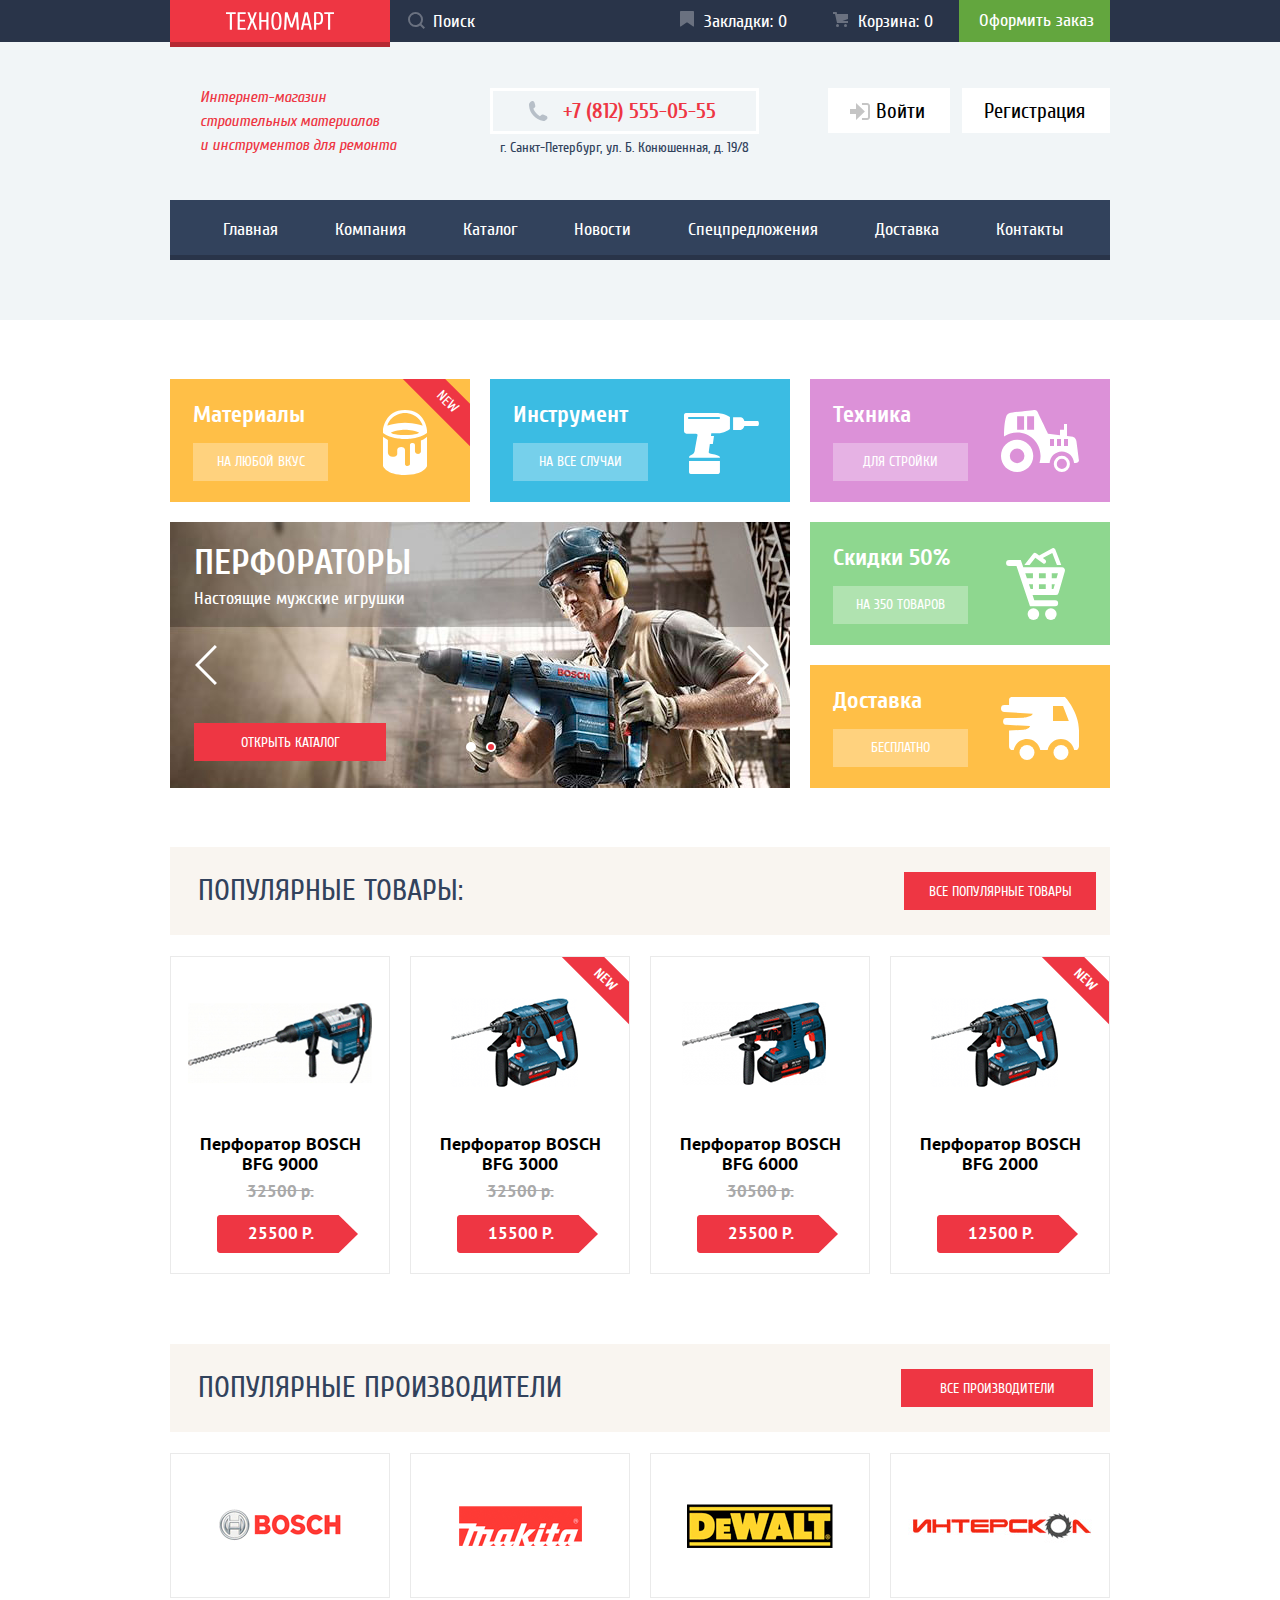
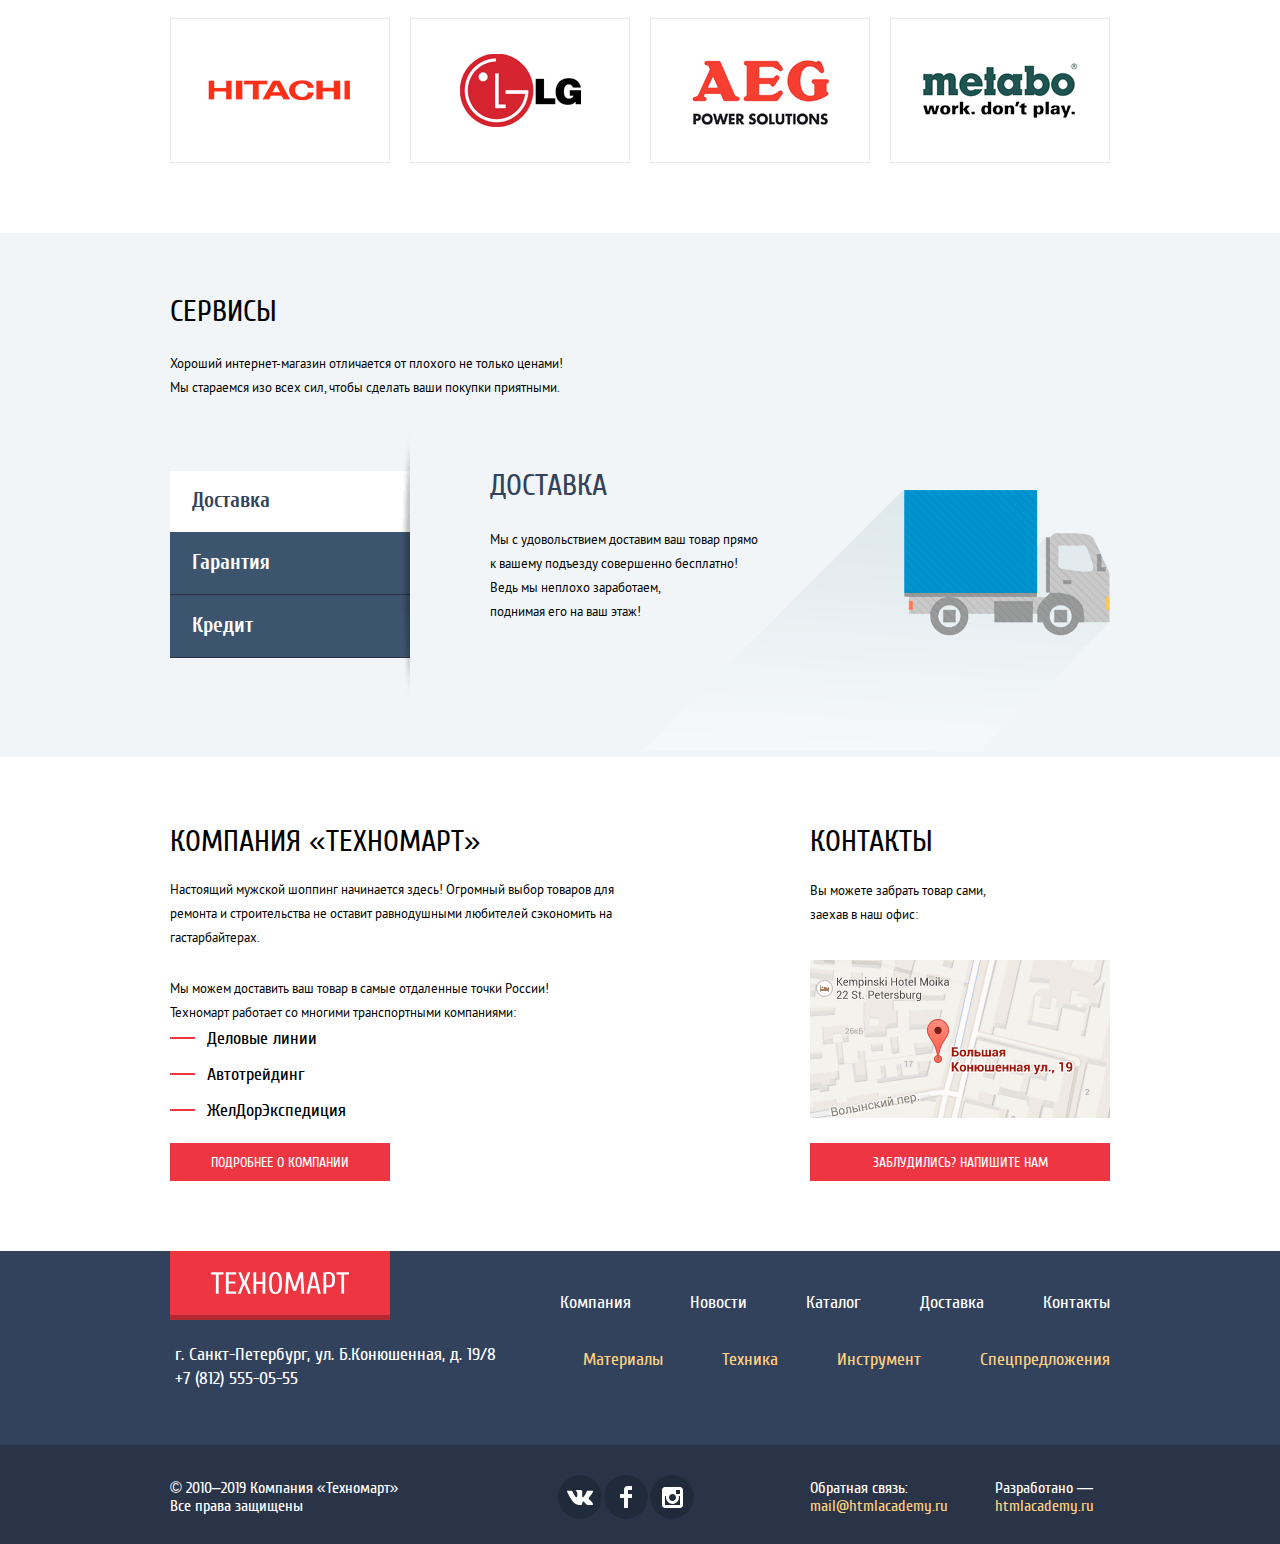
<file: index.html>
<!DOCTYPE html>
<html lang="ru">
  <head>
    <meta charset="utf-8">
    <title>HTML Academy: Техномарт</title>
    <link href="css/normalize.css" rel="stylesheet">
    <link href="css/minstyle.css" rel="stylesheet">
  </head>
  <body>
    <header class="header">
      <div class="container header-wrapper">
        <a href="#" class="header-logo">
          <img src="img/logo-technomart.svg" width="108" height="18" alt="Логотип Техномарта">
        </a>
        <form action="https://echo.htmlacademy.ru" method="post" class="search-form">
          <input class="search-field" type="search" id="search-field" placeholder="Поиск">
          <label for="search-field">
            <span class="visually-hidden">Поле поиска</span>
            <svg xmlns="http://www.w3.org/2000/svg" width="17" height="17" viewBox="0 0 17 17"><path d="M17 15.586l-3.542-3.542A7.465 7.465 0 0 0 15 7.5 7.5 7.5 0 1 0 7.5 15c1.71 0 3.282-.579 4.544-1.542L15.586 17 17 15.586zM2 7.5C2 4.467 4.467 2 7.5 2 10.532 2 13 4.467 13 7.5c0 3.032-2.468 5.5-5.5 5.5A5.506 5.506 0 0 1 2 7.5z"/></svg>
          </label>
          <button class="visually-hidden">Искать</button>
        </form>
        <a href="#" class="header-link">
          <svg xmlns="http://www.w3.org/2000/svg" width="14" height="16" viewBox="0 0 14 16"><path d="M14 15c0 .55-.368.741-.818.426l-5.363-3.765c-.45-.315-1.187-.315-1.637 0L.818 15.426C.368 15.741 0 15.55 0 15V1c0-.55.45-1 1-1h12c.55 0 1 .45 1 1v14z"/></svg>
          Закладки: <span>0</span>
        </a>
        <a href="#" class="header-link">
          <svg xmlns="http://www.w3.org/2000/svg" width="15" height="15" viewBox="0 0 15 15"><circle cx="4.5" cy="13.5" r="1.5"/><circle cx="12.5" cy="13.5" r="1.5"/><path d="M15 2H4.07l-.422-2H0v2h2.031l1.985 9H15V9H9.441L15 6.951z"/></svg>
          Корзина: <span>0</span>
        </a>
        <a href="#" class="btn btn-green header-link">Оформить заказ</a>
      </div>
      <div class="header-inner">
        <div class="container header-inner-wrapper">
          <div class="header-inner-item">
            <h1 class="header-title">Интернет-магазин строительных материалов<br> и инструментов для ремонта</h1>
          </div>
          <div class="header-inner-contacts">
            <a href="tel:+78125550555" class="phone">+7 (812) 555-05-55</a>
            <p class="adress">г. Санкт-Петербург, ул. Б. Конюшенная, д. 19/8</p>
          </div>
          <div class="header-inner-item">
            <a href="#" class="btn btn-white">
              <svg xmlns="http://www.w3.org/2000/svg" width="20" height="17" viewBox="0 0 20 17" fill="currentColor"><path d="M14.875 8.5L6 0v6H0v5h6v6z" fill="currentColor"/><path d="M16.986 15.01h-5.027V17h5.027c2.178 0 3.004-1.81 3.029-3.026V3.028C19.99 1.811 19.164 0 16.986 0h-5.027v1.99h5.027c.839 0 .992.681 1.01 1.057v10.904c-.017.376-.171 1.059-1.01 1.059z" fill="currentColor"/></svg>
              <span>Войти</span>
            </a>
            <a href="#" class="btn btn-white">Регистрация</a>
          </div>
          <nav class="site-nav-wrapper">
            <ul class="site-nav">
              <li class="site-nav-item">
                <a href="#">Главная</a>
              </li>
              <li class="site-nav-item">
                <a href="#">Компания</a>
              </li>
              <li class="site-nav-item">
                <a href="catalog.html">Каталог</a>
              </li>
              <li class="site-nav-item">
                <a href="#">Новости</a>
              </li>
              <li class="site-nav-item">
                <a href="#">Спецпредложения</a>
              </li>
              <li class="site-nav-item">
                <a href="#">Доставка</a>
              </li>
              <li class="site-nav-item">
                <a href="#">Контакты</a>
              </li>
            </ul>
          </nav>
        </div>
      </div>
    </header>
    <main>
      <section class="promo">
        <div class="container promo-wrapper">
          <div class="promo-block new promo-block-materials">
            <h3 class="promo-title">Материалы</h3>
            <a href="#" class="promo-link">На любой вкус</a>
          </div>
          <div class="promo-block promo-block-tools">
            <h3 class="promo-title">Инструмент</h3>
            <a href="#" class="promo-link">На все случаи</a>
          </div>
          <div class="promo-block promo-block-cars">
            <h3 class="promo-title">Техника</h3>
            <a href="#" class="promo-link">Для стройки</a>
          </div>
          <div class="promo-slider">
            <ul class="promo-slider-list">
              <li class="slide promo-slider-1 slide-show">
                <h3 class="slide-title">Перфораторы</h3>
                <p>Настоящие мужские игрушки</p>
                <a href="catalog.html" class="btn-red slider-link">Открыть каталог</a>
              </li>
              <li class="slide promo-slider-2">
                <h3 class="slide-title">Дрели</h3>
                <p>На радость соседям</p>
                <a href="catalog.html" class="btn-red slider-link">Открыть каталог</a>
              </li>
            </ul>
            <div class="slider-controls">
              <button class="btn btn-slider js-control-prev" type="button" aria-label="Предыдущий слайд">
                <svg width="22" height="40" viewBox="0 0 22 40"><path fill="#FFF" d="M19.83-.035l2.089 2.099L4.13 19.947l17.847 17.939-2.09 2.099L-.048 19.947z"/></svg>
              </button>
              <button class="btn btn-slider js-control-next" type="button" aria-label="Следующий слайд">
                <svg width="22" height="40" viewBox="0 0 22 40"><path fill="#FFF" d="M2.098-.035L.009 2.064l17.789 17.883L-.048 37.886l2.089 2.099 19.935-20.038z"/></svg>
              </button>
            </div>
            <div class="togglers">
              <span class="slider-toggler js-toggler-1 slider-toggler-active"></span>
              <span class="slider-toggler js-toggler-2"></span>
            </div>
          </div>
          <div class="promo-block promo-block-sales">
            <h3 class="promo-title">Скидки 50%</h3>
            <a href="#" class="promo-link">На 350 товаров</a>
          </div>
          <div class="promo-block promo-block-shipping">
            <h3 class="promo-title">Доставка</h3>
            <a href="#" class="promo-link">Бесплатно</a>
          </div>
        </div>
      </section>
      <section class="popular">
        <div class="container">
          <div class="popular-header">
            <h2 class="main-title">Популярные товары:</h2>
            <a href="#" class="btn-red">Все популярные товары</a>
          </div>
          <ul class="catalog-cards-list-index">
            <li>
              <article class="product-card">
                <div class="product-img">
                  <img src="img/bfg9000.png" alt="Перфоратор Bosch9000" width="184" height="81">
                </div>
                <h4 class="product-card-title">Перфоратор BOSCH BFG 9000</h4>
                <p class="old-price">32500 р.</p>
                <p class="price">25500 р.</p>
                <div class="product-card-popup">
                  <a href="#" class="btn btn-green btn-card btn-card-buy">Купить</a>
                  <a href="#" class="btn btn-card btn-card-bookmark">В закладки</a>
                </div>
              </article>
            </li>
            <li>
              <article class="product-card new">
                <div class="product-img">
                  <img src="img/bfg3000.png" alt="Перфоратор Bosch3000" width="138" height="112">
                </div>
                <h4 class="product-card-title">Перфоратор BOSCH BFG 3000</h4>
                <p class="old-price">32500 р.</p>
                <p class="price">15500 р.</p>
                <div class="product-card-popup">
                  <a href="#" class="btn btn-green btn-card btn-card-buy">Купить</a>
                  <a href="#" class="btn btn-card btn-card-bookmark">В закладки</a>
                </div>
              </article>
            </li>
            <li>
              <article class="product-card">
                <div class="product-img">
                  <img src="img/bfg6000.png" alt="Перфоратор Bosch6000" width="156" height="83">
                </div>
                <h4 class="product-card-title">Перфоратор BOSCH BFG 6000</h4>
                <p class="old-price">30500 р.</p>
                <p class="price">25500 р.</p>
                <div class="product-card-popup">
                  <a href="#" class="btn btn-green btn-card btn-card-buy">Купить</a>
                  <a href="#" class="btn btn-card btn-card-bookmark">В закладки</a>
                </div>
              </article>
            </li>
            <li>
              <article class="product-card new">
                <div class="product-img">
                  <img src="img/bfg2000.png" alt="Перфоратор Bosch2000" width="139" height="112">
                </div>
                <h4 class="product-card-title">Перфоратор BOSCH BFG 2000</h4>
                <p class="price">12500 р.</p>
                <div class="product-card-popup">
                  <a href="#" class="btn btn-green btn-card btn-card-buy">Купить</a>
                  <a href="#" class="btn btn-card btn-card-bookmark">В закладки</a>
                </div>
              </article>
            </li>
          </ul>
          <div class="popular-header">
            <h2 class="main-title">Популярные производители</h2>
            <a href="#" class="btn-red">Все производители</a>
          </div>
          <div class="popular-developer-wrapper">
            <a href="#" class="catalog-developer">
              <img src="img/bosch.png" alt="Логотип Bosch" width="126" height="37">
            </a>
            <a href="#" class="catalog-developer">
              <img src="img/makita-logo.png" alt="Логотип Takita" width="123" height="40">
            </a>
            <a href="#" class="catalog-developer">
              <img src="img/dewalt-logo.png" alt="Логотип Dewalt" width="146" height="44">
            </a>
            <a href="#" class="catalog-developer">
              <img src="img/interskol.png" alt="Логотип Интерскол" width="200" height="76">
            </a>
            <a href="#" class="catalog-developer">
                <img src="img/hitachi-logo.png" alt="Логотип Хитачи" width="169" height="31">
            </a>
            <a href="#" class="catalog-developer">
              <img src="img/lg-logo.png" alt="Логотип LG" width="121" height="73">
            </a>
            <a href="#" class="catalog-developer">
                <img src="img/aeg-logo.png" alt="Логотип LG" width="151" height="96">
            </a>
            <a href="#" class="catalog-developer">
              <img src="img/metabo-logo.png" alt="Логотип LG" width="204" height="69">
            </a>
          </div>
        </div>
      </section>
      <section class="service">
        <div class="container">
          <h2 class="main-title main-title-black">Сервисы</h2>
          <p class="description-text">
            Хороший интернет-магазин отличается от плохого не только ценами!
            Мы стараемся изо всех сил, чтобы сделать ваши покупки приятными.
          </p>
          <div class="service-slider">
            <ul class="service-link-list">
              <li class="service-link js-shipping service-link-active">
                <a href="#">Доставка</a>
              </li>
              <li class="service-link js-garanty">
                <a href="#">Гарантия</a>
              </li>
              <li class="service-link js-credit">
                <a href="#" class="service-link">Кредит</a>
              </li>
            </ul>
            <ul class="service-slider-block">
              <li class="service-slide service-slide-shipping service-slide-show">
                <h2 class="main-title">Доставка</h2>
                <p class="description-text">
                  Мы с удовольствием доставим ваш товар прямо 
                  к вашему подъезду совершенно бесплатно!
                  Ведь мы неплохо заработаем,<br>
                  поднимая его на ваш этаж!
                </p>
              </li>
              <li class="service-slide service-slide-garanty">
                <h2 class="main-title">Гарантия</h2>
                <p class="description-text">
                  Если купленный у нас товар поломается или заискрит, а также в случае пожара, спровоцированного его возгоранием, вы всегда можете быть уверены в нашей гарантии. Мы обменяем сгоревший товар на новый. Дом уж восстановите как-нибудь сами.
                </p>
              </li>
              <li class="service-slide service-slide-credit">
                <h2 class="main-title">Кредит</h2>
                <p class="description-text">
                  Залезть в долговую яму стало проще! Кредитные консультанты придут вам на помощь.
                </p>
                <a href="#" class="btn btn-red">Отправить заявку</a>
              </li>
            </ul>
          </div>
        </div>
      </section>
      <div class="information">
        <div class="container information-wrapper">
          <section class="information-about">
            <h2 class="main-title main-title-black">Компания &laquo;Техномарт&raquo;</h2>
            <p class="description-text">
              Настоящий мужской шоппинг начинается здесь! 
              Огромный выбор товаров для ремонта и строительства 
              не оставит равнодушными любителей сэкономить на гастарбайтерах.
            </p>
            <p class="description-text">
              Мы можем доставить ваш товар в самые отдаленные точки России!<br>
              Техномарт работает со многими транспортными компаниями:
            </p>
            <ul class="shipping-list">
              <li class="shipping-list-item">Деловые линии</li>
              <li class="shipping-list-item">Автотрейдинг</li>
              <li class="shipping-list-item">ЖелДорЭкспедиция</li>
            </ul>
            <a href="#" class="btn btn-red">Подробнее о компании</a>
          </section>
          <section class="information-contacts">
            <h2 class="main-title main-title-black">Контакты</h2>
            <p class="description-text">
              Вы можете забрать товар сами, <br>
              заехав в наш офис:
            </p>
            <a href="#" class="map">
              <img src="img/map.png" width="300" height="158" alt="Офис компании по адрессу Большая Конюшенная ул., 19">
            </a>
            <a href="#" class="btn btn-red js-feedback">Заблудились? Напишите нам</a>
          </section>
        </div>
      </div>
    </main>
    <footer class="page-footer">
      <div class="page-footer-inner">
        <div class="container footer-inner-wrapper">
          <div class="page-footer-address-col">
            <a href="#" class="header-logo footer-logo">
              <img src="img/logo-technomart.svg" width="138" height="23" alt="Логотип Техномарта">
            </a>
            <p>
              г. Санкт-Петербург, ул. Б.Конюшенная, д. 19/8 
              <a href="tel:+78125550555">+7 (812) 555-05-55</a>
            </p>
          </div>
          <div class="page-footer-nav-col">
            <ul class="footer-nav">
              <li class="footer-nav-item">
                <a href="#">Компания</a>
              </li>
              <li class="footer-nav-item">
                <a href="#">Новости</a>
              </li>
              <li class="footer-nav-item">
                <a href="catalog.html">Каталог</a>
              </li>
              <li class="footer-nav-item">
                <a href="#">Доставка</a>
              </li>
              <li class="footer-nav-item">
                <a href="#">Контакты</a>
              </li>
            </ul>
            <ul class="footer-nav footer-nav-secondary">
              <li class="footer-nav-item">
                <a href="#">Материалы</a>
              </li>
              <li class="footer-nav-item">
                <a href="#">Техника</a>
              </li>
              <li class="footer-nav-item">
                <a href="#">Инструмент</a>
              </li>
              <li class="footer-nav-item">
                <a href="#">Спецпредложения</a>
              </li>
            </ul>
          </div>
        </div>
      </div>
      <div class="container footer-wrapper">
        <p class="copyright">
          © 2010–2019 Компания «Техномарт» Все права защищены
        </p>
        <ul class="social-block">
          <li class="social-item">
            <a href="#" class="social-button">
              <span class="visually-hidden">Вконтакте</span>
              <svg width="26" height="15" viewBox="0 0 26 15"><path d="M16.138 11.51c.956-.309 2.18 2.04 3.483 2.939.978.681 1.727.534 1.727.534l3.473-.05s1.815-.112.957-1.554c-.071-.12-.503-1.069-2.585-3.022-2.177-2.043-1.882-1.712.739-5.244 1.597-2.153 2.236-3.468 2.036-4.028-.192-.539-1.365-.399-1.365-.399L20.69.713c-.381.001-.704.119-.851.515-.003.004-.621 1.666-1.445 3.079-1.741 2.989-2.436 3.148-2.724 2.961-.661-.433-.494-1.737-.494-2.664 0-2.897.432-4.105-.846-4.417-.427-.104-.739-.172-1.828-.182-1.392-.021-2.574 0-3.244.329-.445.223-.786.712-.579.74.26.035.843.16 1.155.586.401.552.389 1.789.389 1.789s.229 3.411-.54 3.834c-.528.29-1.25-.302-2.803-3.016-.793-1.388-1.392-2.922-1.392-2.922s-.116-.285-.326-.441c-.25-.185-.6-.244-.6-.244L.848.684S.29.7.085.946c-.182.218-.015.668-.015.668s2.909 6.881 6.203 10.347c3.02 3.182 6.452 2.971 6.452 2.971h1.555s.469-.054.709-.312c.224-.24.214-.691.214-.691s-.031-2.109.935-2.419z"/></svg>
            </a>
          </li>
          <li class="social-item">
            <a href="#" class="social-button">
              <span class="visually-hidden">Фейсбук</span>
              <svg width="12" height="22" viewBox="0 0 12 22"><path d="M12 4V0H8a4 4 0 0 0-4 4v4H0v4h4v10h4V12h4V8H8V4h4z"/></svg>
            </a>
          </li>
          <li class="social-item">
            <a href="#" class="social-button">
              <span class="visually-hidden">Инстаграмм</span>
              <svg width="21" height="21" viewBox="0 0 21 21"><path d="M18 0H3C1.35 0 0 1.35 0 3v15c0 1.65 1.35 3 3 3h15c1.65 0 3-1.35 3-3V3c0-1.65-1.35-3-3-3zm-7.5 7c1.93 0 3.5 1.57 3.5 3.5S12.43 14 10.5 14 7 12.43 7 10.5 8.57 7 10.5 7zM18 18H3V9h1.181A6.504 6.504 0 0 0 4 10.5a6.5 6.5 0 1 0 13 0 6.45 6.45 0 0 0-.181-1.5H18v9zm0-11h-4V3h4v4z"/></svg>
            </a>
          </li>
        </ul>
        <div class="footer-links">
          <p>
            Обратная связь:
            <a href="mailto:mail@htmlacademy.ru" class="footer-link footer-link-active">mail@htmlacademy.ru
            </a>
          </p>
          <p>
            Разработано —
            <a href="https://htmlacademy.ru/intensive/htmlcss" class="footer-link footer-link-active">htmlacademy.ru</a>
          </p>
        </div>
      </div>
    </footer>
    <section class="modal modal-feedback">
      <h2 class="visually-hidden">Форма обратной связи</h2>
      <form class="modal-feedback-form" action="https://echo.htmlacademy.ru" method="post">
        <div class="modal-feedback-item">
          <label for="name">Ваше имя:</label>
          <input id="name" type="text" name="user-name" placeholder="Имя Фамилия">
        </div>
        <div class="modal-feedback-item">
          <label for="email">Ваш e-mail:</label>
          <input id="email" type="email" name="user-email" placeholder="email@example.com">
        </div>
        <div class="modal-feedback-message">
          <label for="message">Текст письма:</label>
          <textarea id="message" name="message" cols="40" rows="6" placeholder="В свободной форме"></textarea>
        </div>
        <button class="btn btn-red" type="submit">Отправить</button>
      </form>
      <button class="btn modal-close" type="button">
        <span class="visually-hidden">Закрыть</span>
      </button>
      <div class="modal-strip"></div>
    </section>
    <section class="modal modal-map">
      <h2 class="visually-hidden">Как до нас добраться</h2>
      <iframe src="https://www.google.com/maps/embed?pb=!1m18!1m12!1m3!1d1998.6037999040354!2d30.322010416394033!3d59.938716271971415!2m3!1f0!2f0!3f0!3m2!1i1024!2i768!4f13.1!3m3!1m2!1s0x4696310fca5ba729%3A0xea9c53d4493c879f!2sBolshaya+Konyushennaya+ul.%2C+19%2C+Sankt-Peterburg%2C+Russia%2C+191186!5e0!3m2!1sen!2s!4v1441888483426" width="943" height="449" allowfullscreen title="Офис компании по адресу ул. Большая Конюшенная 19/8, Санкт-Петербург"></iframe>
      <p><img src="img/map-big.jpg" width="943" height="449" alt="Офис компании по адресу ул. Большая Конюшенная 19/8, Санкт-Петербург"></p>
      <button class="btn modal-close" type="button" aria-label="Закрыть"></button>
    </section>
    <section class="modal modal-basket">
      <h2>Товар добавлен в корзину!</h2>
      <button class="btn modal-close" type="button" aria-label="Закрыть"></button>
      <div class="modal-basket-container">
        <a class="btn btn-red">Оформить заказ</a>
        <a class="btn btn-white js-close">Продолжить покупки</a>
      </div>
    </section>
    <script src="js/minpopup.js"></script>
  </body>
</html>
</file>
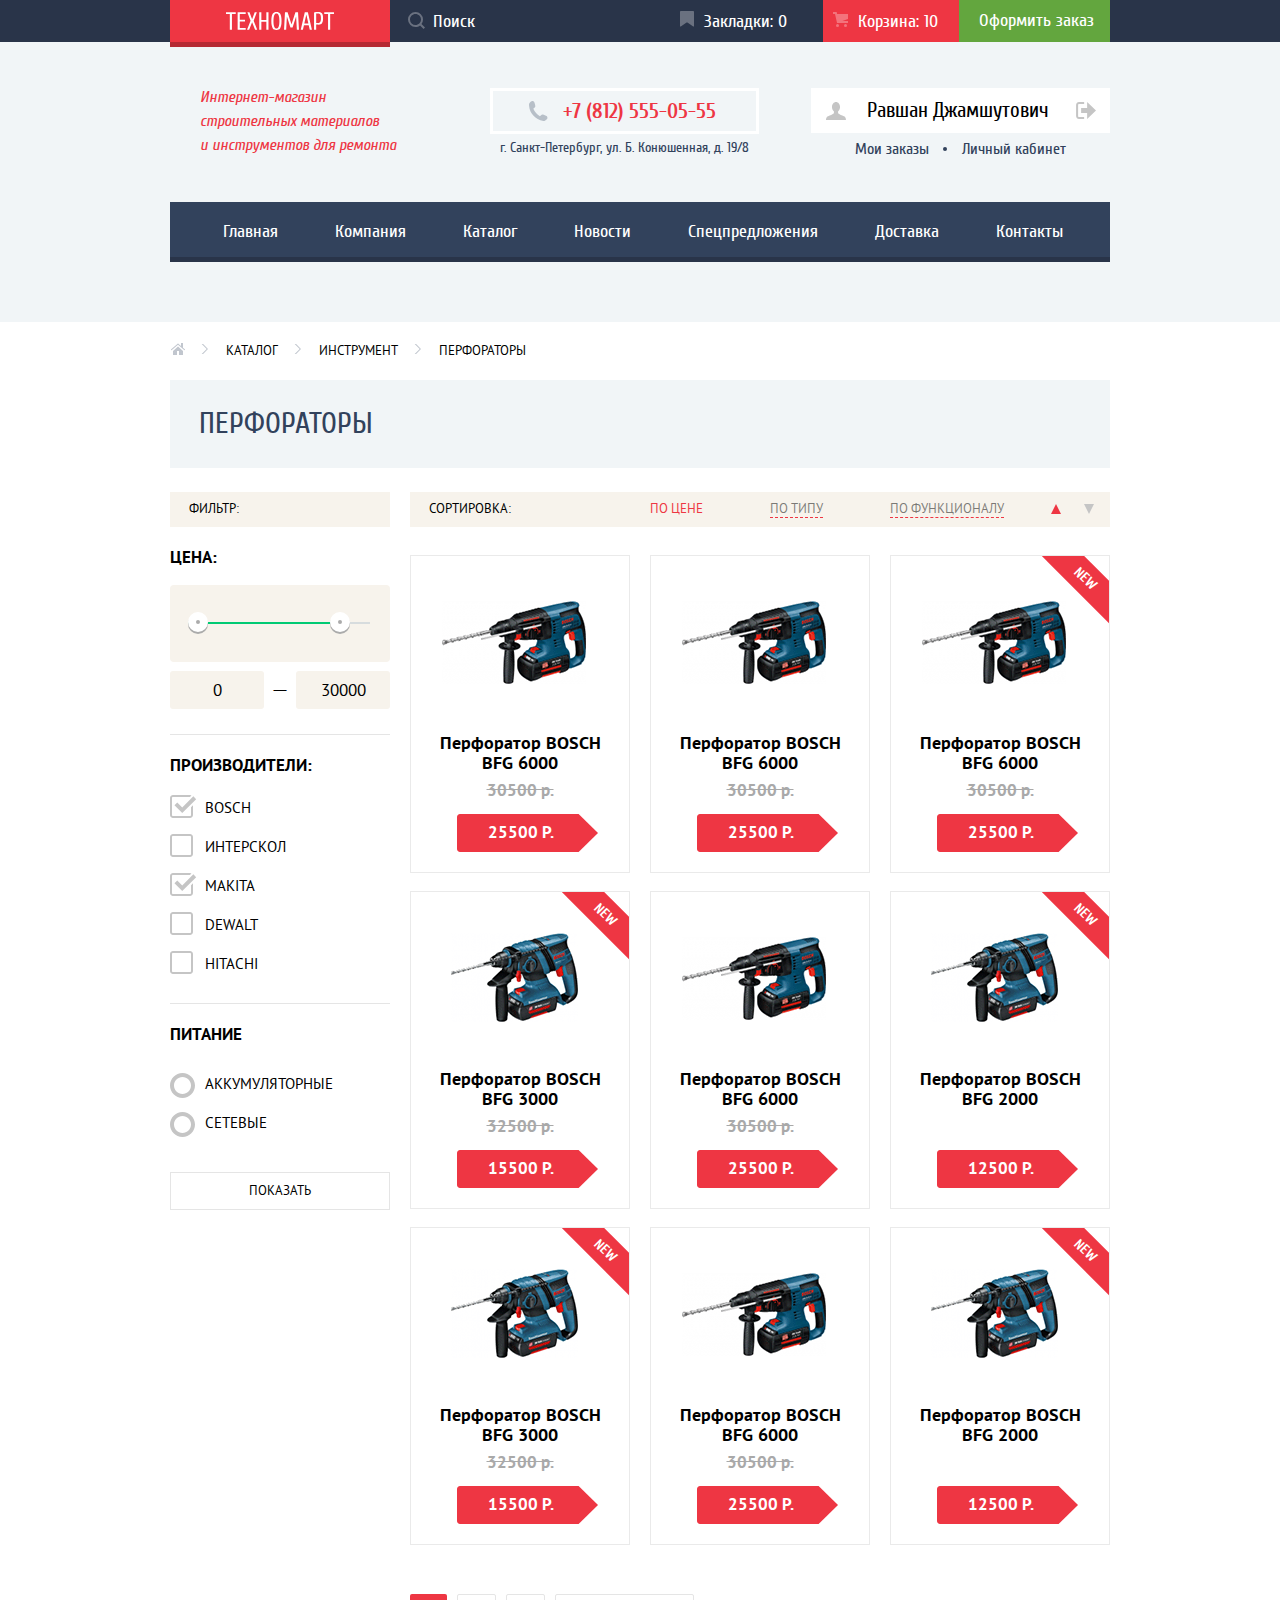
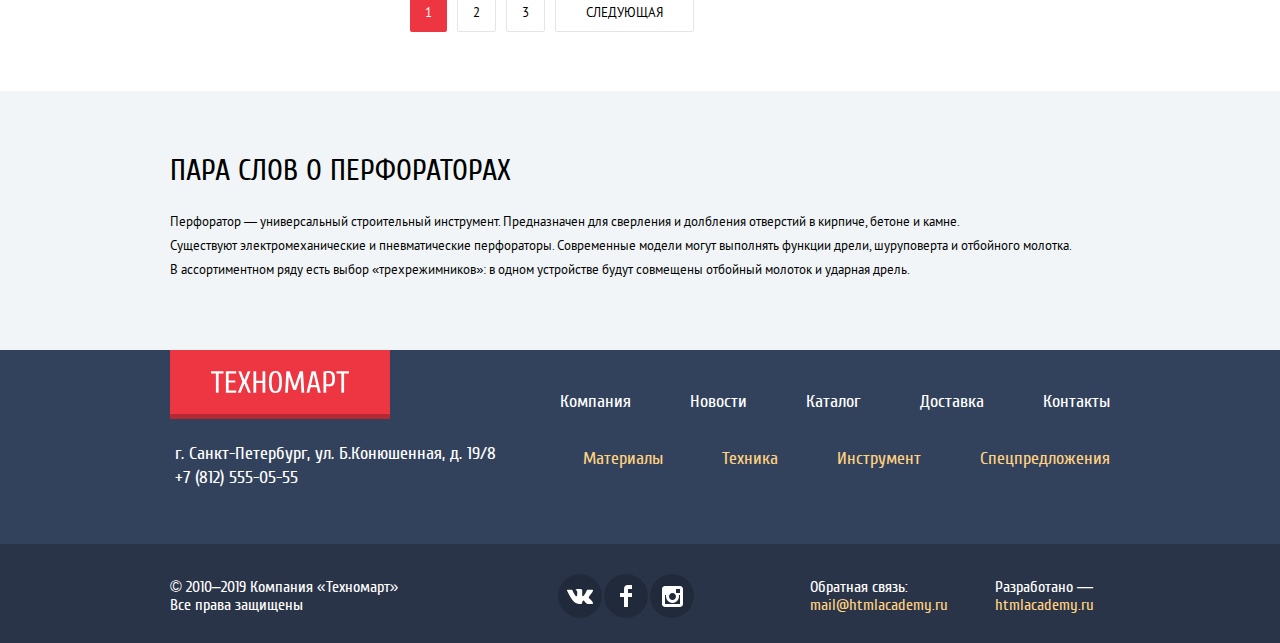
<file: catalog.html>
<!DOCTYPE html>
<html lang="ru">
  <head>
    <meta charset="utf-8">
    <title>HTML Academy: Техномарт</title>
    <link href="css/normalize.css" rel="stylesheet">
    <link href="css/minstyle.css" rel="stylesheet">
  </head>
  <body>
    <header class="header">
      <div class="container header-wrapper">
        <a href="index.html" class="header-logo">
          <img src="img/logo-technomart.svg" width="108" height="18" alt="Логотип Техномарта">
        </a>
        <form action="https://echo.htmlacademy.ru" method="post" class="search-form">
          <input class="search-field" type="search" id="search-field" placeholder="Поиск">
          <label for="search-field">
            <span class="visually-hidden">Поле поиска</span>
            <svg xmlns="http://www.w3.org/2000/svg" width="17" height="17" viewBox="0 0 17 17"><path d="M17 15.586l-3.542-3.542A7.465 7.465 0 0 0 15 7.5 7.5 7.5 0 1 0 7.5 15c1.71 0 3.282-.579 4.544-1.542L15.586 17 17 15.586zM2 7.5C2 4.467 4.467 2 7.5 2 10.532 2 13 4.467 13 7.5c0 3.032-2.468 5.5-5.5 5.5A5.506 5.506 0 0 1 2 7.5z"/></svg>
          </label>
          <button class="visually-hidden">Искать</button>
        </form>
        <a href="#" class="header-link">
          <svg xmlns="http://www.w3.org/2000/svg" width="14" height="16" viewBox="0 0 14 16"><path d="M14 15c0 .55-.368.741-.818.426l-5.363-3.765c-.45-.315-1.187-.315-1.637 0L.818 15.426C.368 15.741 0 15.55 0 15V1c0-.55.45-1 1-1h12c.55 0 1 .45 1 1v14z"/></svg>
          Закладки: <span>0</span>
        </a>
        <a href="#" class="header-link basket">
          <svg xmlns="http://www.w3.org/2000/svg" width="15" height="15" viewBox="0 0 15 15"><circle cx="4.5" cy="13.5" r="1.5"/><circle cx="12.5" cy="13.5" r="1.5"/><path d="M15 2H4.07l-.422-2H0v2h2.031l1.985 9H15V9H9.441L15 6.951z"/></svg>
          Корзина: <span>10</span>
        </a>
        <a href="#" class="btn btn-green header-link">Оформить заказ</a>
      </div>
      <div class="header-inner">
        <div class="container header-inner-wrapper">
          <div class="header-inner-item">
            <h1 class="header-title">Интернет-магазин строительных материалов<br> и инструментов для ремонта</h1>
          </div>
          <div class="header-inner-contacts">
            <a href="tel:+78125550555" class="phone">+7 (812) 555-05-55</a>
            <p class="adress">г. Санкт-Петербург, ул. Б. Конюшенная, д. 19/8</p>
          </div>
          <div class="header-inner-login">
            <div class="account-wrapper">
            <a href="#" class="login-name">
              <svg xmlns="http://www.w3.org/2000/svg" width="20" height="18" viewBox="0 0 20 18"><path fill="currentColor" d="M17.881 14.166c-2.144-.735-4.256-1.666-5.207-2.39-.657-.501-.77-1.618-.517-2.415 1.118-.903 1.864-2.477 1.864-4.278C14.021 2.276 12.221 0 10 0S5.979 2.276 5.979 5.083c0 1.801.746 3.374 1.863 4.277.253.798.141 1.915-.517 2.416-.95.724-3.063 1.654-5.207 2.39S0 18 0 18h20s.025-3.099-2.119-3.834z"/></svg>
              <span>Равшан Джамшутович</span>
            </a>
            <a href="#" class="logout">
                <svg xmlns="http://www.w3.org/2000/svg" width="21" height="17" viewBox="0 0 21 17"><g><path d="M21 8.5L12.125 0v6h-6v5h6v6z"/><path d="M3.106 13.952V3.048c.018-.376.171-1.057 1.01-1.057h5.027V0H4.116C1.938 0 1.112 1.81 1.087 3.027v10.946C1.112 15.189 1.938 17 4.116 17h5.027v-1.99H4.116c-.839 0-.992-.683-1.01-1.058z"/></g></svg>
            </a>
            </div>
            <a href="#" class="account-details account-orders">Мои заказы</a>
            <a href="#" class="account-details">Личный кабинет</a>
          </div>
          <nav class="site-nav-wrapper">
            <ul class="site-nav">
              <li class="site-nav-item">
                <a href="index.html">Главная</a>
              </li>
              <li class="site-nav-item">
                <a href="#">Компания</a>
              </li>
              <li class="site-nav-item">
                <a href="catalog.html">Каталог</a>
              </li>
              <li class="site-nav-item">
                <a href="#">Новости</a>
              </li>
              <li class="site-nav-item">
                <a href="#">Спецпредложения</a>
              </li>
              <li class="site-nav-item">
                <a href="#">Доставка</a>
              </li>
              <li class="site-nav-item">
                <a href="#">Контакты</a>
              </li>
            </ul>
          </nav>
        </div>
      </div>
    </header>
    <main>
      <div class="container">
        <ul class="breadcrumbs-wrapper">
          <li>
            <a href="index.html">
              <svg xmlns="http://www.w3.org/2000/svg" width="15" height="12" viewBox="0 0 15 12"><g fill="#C1C6CE"><path d="M3 8v4h4V8h2v4h4V8L8 3.516z"/><path d="M14.831 6.365L13 4.751V0h-2v2.987L8.332.635c-.02-.017-.043-.023-.064-.037a.465.465 0 0 0-.08-.047.551.551 0 0 0-.095-.024C8.062.521 8.032.515 8 .515c-.031 0-.061.006-.092.012a.46.46 0 0 0-.095.025c-.028.011-.053.029-.08.046-.021.014-.045.02-.064.037l-6.498 5.73a.501.501 0 0 0 .33.875.497.497 0 0 0 .331-.125L8 1.677l6.169 5.438a.501.501 0 0 0 .662-.75z"/></g></svg>
            </a>
          </li>
          <li>
            <a href="#" class="breadcrumbs-item">Каталог</a>
          </li>
          <li>
            <a href="#" class="breadcrumbs-item">Инструмент</a>
          </li>
          <li>
            <a href="#" class="breadcrumbs-item">Перфораторы</a>
          </li>
        </ul>
        <h2 class="main-title main-title-catalog">Перфораторы</h2>
      </div>
      <section class="catalog">
        <div class="container catalog-wrapper">
          <div class="catalog-filter-col">
            <div class="content-col-header">
              <h3>Фильтр:</h3>
            </div>
            <form action="http://echo.htmlacademy.ru" method="get">
              <fieldset class="filter-fieldset filter-line">
                <legend class="filter-legend">Цена:</legend>
                <div class="range-filter">
                  <div class="range-controls">
                    <div class="scale">
                      <div class="bar"></div>
                    </div>
                    <button class="toggle" type="button" style="left:28px" aria-label="Выбрать минимальное значение"></button>
                    <button class="toggle" type="button" style="left:170px" aria-label="Выбрать максимальное значение"></button>
                  </div>
                </div>
                <div class="price-controls">
                  <label>
                    <span class="visually-hidden">Введите начальную цену</span>
                    <input type="text" name="minprice" value="0">
                  </label>
                  <span>&mdash;</span>
                  <label>
                  <span class="visually-hidden">Введите максимульную цену</span>
                    <input type="text" name="maxprice" value="30000">
                  </label>
                </div>
              </fieldset>
              <fieldset class="filter-fieldset filter-line">
                <legend class="filter-legend">Производители:</legend>
                <ul class="filter-list">
                  <li class="filter-list-item">
                    <label>
                      <input class="visually-hidden" type="checkbox" name="bosch" checked>
                      <span class="check-box"></span>
                      <span class="check-box-label">Bosch</span>
                    </label>
                  </li>
                  <li class="filter-list-item">
                    <label>
                      <input class="visually-hidden" type="checkbox" name="interskol">
                      <span class="check-box"></span>
                      <span class="check-box-label">Интерскол</span>
                    </label>
                  </li>
                  <li class="filter-list-item">
                    <label>
                      <input class="visually-hidden" type="checkbox" name="makita" checked>
                      <span class="check-box"></span>
                      <span class="check-box-label">Makita</span>
                    </label>
                  </li>
                  <li class="filter-list-item">
                    <label>
                      <input class="visually-hidden" type="checkbox" name="dewalt">
                      <span class="check-box"></span>
                      <span class="check-box-label">Dewalt</span>
                    </label>
                  </li>
                  <li class="filter-list-item">
                    <label>
                      <input class="visually-hidden" type="checkbox" name="hitachi">
                      <span class="check-box"></span>
                      <span class="check-box-label">Hitachi</span>
                    </label>
                  </li>
                </ul>
              </fieldset>
              <fieldset class="filter-fieldset">
                <legend class="filter-legend">Питание</legend>
                <ul class="filter-list filter-list-radio">
                  <li class="filter-list-item">
                    <label>
                      <input class="visually-hidden" type="radio" name="charge" id="battery">
                      <span class="radio"></span>
                      <span class="radio-label">Аккумуляторные</span>
                    </label>
                  </li>
                  <li class="filter-list-item">
                    <label>
                      <input class="visually-hidden" type="radio" name="charge" id="ac">
                      <span class="radio"></span>
                      <span class="radio-label">Сетевые</span>
                    </label>
                  </li>
                </ul>
              </fieldset>
              <button class="btn filter-btn" type="submit">Показать</button>
            </form>
          </div>
          <div class="catalog-items-col">
            <div class="content-col-header">
              <h3>Сортировка:</h3>
              <ul class="filter-result-list">
                <li class="filter-result-list-item filter-result-list-item-active">
                  <a href="#">По цене</a>
                </li>
                <li class="filter-result-list-item">
                  <a href="#">По типу</a>
                </li>
                <li class="filter-result-list-item">
                  <a href="#">По функционалу</a>
                </li>
              </ul>
              <ul class="filter-sort-list">
                <li>
                  <a href="#" class="up up-active" aria-label="Сортировать по возрастанию"></a>
                </li>
                <li>
                  <a href="#"  class="down" aria-label="Сортировать по убыванию"></a>
                </li>
              </ul>
            </div>
            <ul class="catalog-cards-list">
              <li>
                <article class="product-card">
                  <div class="product-img">
                    <img src="img/bfg6000.png" alt="Перфоратор Bosch6000" width="156" height="83">
                  </div>
                  <h4 class="product-card-title">Перфоратор BOSCH BFG 6000</h4>
                  <p class="old-price">30500 р.</p>
                  <p class="price">25500 р.</p>
                  <div class="product-card-popup">
                    <a href="#" class="btn btn-green btn-card btn-card-buy">Купить</a>
                    <a href="#" class="btn btn-card btn-card-bookmark">В закладки</a>
                  </div>
                </article>
              </li>
              <li>
                <article class="product-card">
                  <div class="product-img">
                    <img src="img/bfg6000.png" alt="Перфоратор Bosch6000" width="156" height="83">
                  </div>
                  <h4 class="product-card-title">Перфоратор BOSCH BFG 6000</h4>
                  <p class="old-price">30500 р.</p>
                  <p class="price">25500 р.</p>
                  <div class="product-card-popup">
                    <a href="#" class="btn btn-green btn-card btn-card-buy">Купить</a>
                    <a href="#" class="btn btn-card btn-card-bookmark">В закладки</a>
                  </div>
                </article>
              </li>
              <li>
                <article class="product-card new">
                  <div class="product-img">
                    <img src="img/bfg6000.png" alt="Перфоратор Bosch6000" width="156" height="83">
                  </div>
                  <h4 class="product-card-title">Перфоратор BOSCH BFG 6000</h4>
                  <p class="old-price">30500 р.</p>
                  <p class="price">25500 р.</p>
                  <div class="product-card-popup">
                    <a href="#" class="btn btn-green btn-card btn-card-buy">Купить</a>
                    <a href="#" class="btn btn-card btn-card-bookmark">В закладки</a>
                  </div>
                </article>
              </li>
              <li>
                <article class="product-card new">
                  <div class="product-img">
                    <img src="img/bfg3000.png" alt="Перфоратор Bosch3000" width="138" height="112">
                  </div>
                  <h4 class="product-card-title">Перфоратор BOSCH BFG 3000</h4>
                  <p class="old-price">32500 р.</p>
                  <p class="price">15500 р.</p>
                  <div class="product-card-popup">
                    <a href="#" class="btn btn-green btn-card btn-card-buy">Купить</a>
                    <a href="#" class="btn btn-card btn-card-bookmark">В закладки</a>
                  </div>
                </article>
              </li>
              <li>
                <article class="product-card">
                  <div class="product-img">
                    <img src="img/bfg6000.png" alt="Перфоратор Bosch6000" width="156" height="83">
                  </div>
                  <h4 class="product-card-title">Перфоратор BOSCH BFG 6000</h4>
                  <p class="old-price">30500 р.</p>
                  <p class="price">25500 р.</p>
                  <div class="product-card-popup">
                    <a href="#" class="btn btn-green btn-card btn-card-buy">Купить</a>
                    <a href="#" class="btn btn-card btn-card-bookmark">В закладки</a>
                  </div>
                </article>
              </li>
              <li>
                <article class="product-card new">
                  <div class="product-img">
                    <img src="img/bfg2000.png" alt="Перфоратор Bosch2000" width="139" height="112">
                  </div>
                  <h4 class="product-card-title">Перфоратор BOSCH BFG 2000</h4>
                  <p class="price">12500 р.</p>
                  <div class="product-card-popup">
                    <a href="#" class="btn btn-green btn-card btn-card-buy">Купить</a>
                    <a href="#" class="btn btn-card btn-card-bookmark">В закладки</a>
                  </div>
                </article>
              </li>
              <li>
                <article class="product-card new">
                  <div class="product-img">
                    <img src="img/bfg3000.png" alt="Перфоратор Bosch3000" width="138" height="112">
                  </div>
                  <h4 class="product-card-title">Перфоратор BOSCH BFG 3000</h4>
                  <p class="old-price">32500 р.</p>
                  <p class="price">15500 р.</p>
                  <div class="product-card-popup">
                    <a href="#" class="btn btn-green btn-card btn-card-buy">Купить</a>
                    <a href="#" class="btn btn-card btn-card-bookmark">В закладки</a>
                  </div>
                </article>
              </li>
              <li>
                <article class="product-card">
                  <div class="product-img">
                    <img src="img/bfg6000.png" alt="Перфоратор Bosch6000" width="156" height="83">
                  </div>
                  <h4 class="product-card-title">Перфоратор BOSCH BFG 6000</h4>
                  <p class="old-price">30500 р.</p>
                  <p class="price">25500 р.</p>
                  <div class="product-card-popup">
                    <a href="#" class="btn btn-green btn-card btn-card-buy">Купить</a>
                    <a href="#" class="btn btn-card btn-card-bookmark">В закладки</a>
                  </div>
                </article>
              </li>
              <li>
                <article class="product-card new">
                  <div class="product-img">
                    <img src="img/bfg2000.png" alt="Перфоратор Bosch2000" width="139" height="112">
                  </div>
                  <h4 class="product-card-title">Перфоратор BOSCH BFG 2000</h4>
                  <p class="price">12500 р.</p>
                  <div class="product-card-popup">
                    <a href="#" class="btn btn-green btn-card btn-card-buy">Купить</a>
                    <a href="#" class="btn btn-card btn-card-bookmark">В закладки</a>
                  </div>
                </article>
              </li>
            </ul>
            <ul class="pagination-list">
              <li class="pagination-btn pagination-btn-current">
                <a href="#">1</a>
              </li>
              <li class="pagination-btn">
                <a href="#">2</a>
              </li>
              <li class="pagination-btn">
                <a href="#">3</a>
              </li>
              <li class="pagination-btn pagination-btn-last">
                <a href="#">следующая</a>
              </li>
            </ul>
          </div>
        </div>
      </section>
      <section class="perforators">
        <div class="container">
          <h2 class="main-title main-title-black">Пара слов о перфораторах</h2>
          <p class="description-text">
            Перфоратор &mdash; универсальный строительный инструмент. Предназначен для сверления и долбления отверстий в кирпиче, бетоне и камне.
          </p>
          <p class="description-text">
            Существуют электромеханические и пневматические перфораторы. Современные модели могут выполнять функции дрели, шуруповерта и отбойного молотка.
          </p>
          <p class="description-text">
            В ассортиментном ряду есть выбор &laquo;трехрежимников&raquo;: в одном устройстве будут совмещены отбойный молоток и ударная дрель.
          </p>
        </div>
      </section>
    </main>
    <footer class="page-footer">
      <div class="page-footer-inner">
        <div class="container footer-inner-wrapper">
          <div class="page-footer-address-col">
            <a href="#" class="header-logo footer-logo">
              <img src="img/logo-technomart.svg" width="138" height="23" alt="Логотип Техномарта">
            </a>
            <p>
              г. Санкт-Петербург, ул. Б.Конюшенная, д. 19/8 
              <a href="tel:+78125550555">+7 (812) 555-05-55</a>
            </p>
          </div>
          <div class="page-footer-nav-col">
            <ul class="footer-nav">
              <li class="footer-nav-item">
                <a href="#">Компания</a>
              </li>
              <li class="footer-nav-item">
                <a href="#">Новости</a>
              </li>
              <li class="footer-nav-item">
                <a href="catalog.html">Каталог</a>
              </li>
              <li class="footer-nav-item">
                <a href="#">Доставка</a>
              </li>
              <li class="footer-nav-item">
                <a href="#">Контакты</a>
              </li>
            </ul>
            <ul class="footer-nav footer-nav-secondary">
              <li class="footer-nav-item">
                <a href="#">Материалы</a>
              </li>
              <li class="footer-nav-item">
                <a href="#">Техника</a>
              </li>
              <li class="footer-nav-item">
                <a href="#">Инструмент</a>
              </li>
              <li class="footer-nav-item">
                <a href="#">Спецпредложения</a>
              </li>
            </ul>
          </div>
        </div>
      </div>
      <div class="container footer-wrapper">
        <p class="copyright">
          © 2010–2019 Компания «Техномарт» Все права защищены
        </p>
        <ul class="social-block">
          <li class="social-item">
            <a href="#" class="social-button">
              <span class="visually-hidden">Вконтакте</span>
              <svg width="26" height="15" viewBox="0 0 26 15"><path d="M16.138 11.51c.956-.309 2.18 2.04 3.483 2.939.978.681 1.727.534 1.727.534l3.473-.05s1.815-.112.957-1.554c-.071-.12-.503-1.069-2.585-3.022-2.177-2.043-1.882-1.712.739-5.244 1.597-2.153 2.236-3.468 2.036-4.028-.192-.539-1.365-.399-1.365-.399L20.69.713c-.381.001-.704.119-.851.515-.003.004-.621 1.666-1.445 3.079-1.741 2.989-2.436 3.148-2.724 2.961-.661-.433-.494-1.737-.494-2.664 0-2.897.432-4.105-.846-4.417-.427-.104-.739-.172-1.828-.182-1.392-.021-2.574 0-3.244.329-.445.223-.786.712-.579.74.26.035.843.16 1.155.586.401.552.389 1.789.389 1.789s.229 3.411-.54 3.834c-.528.29-1.25-.302-2.803-3.016-.793-1.388-1.392-2.922-1.392-2.922s-.116-.285-.326-.441c-.25-.185-.6-.244-.6-.244L.848.684S.29.7.085.946c-.182.218-.015.668-.015.668s2.909 6.881 6.203 10.347c3.02 3.182 6.452 2.971 6.452 2.971h1.555s.469-.054.709-.312c.224-.24.214-.691.214-.691s-.031-2.109.935-2.419z"/></svg>
            </a>
          </li>
          <li class="social-item">
            <a href="#" class="social-button">
              <span class="visually-hidden">Фейсбук</span>
              <svg width="12" height="22" viewBox="0 0 12 22"><path d="M12 4V0H8a4 4 0 0 0-4 4v4H0v4h4v10h4V12h4V8H8V4h4z"/></svg>
            </a>
          </li>
          <li class="social-item">
            <a href="#" class="social-button">
              <span class="visually-hidden">Инстаграмм</span>
              <svg width="21" height="21" viewBox="0 0 21 21"><path d="M18 0H3C1.35 0 0 1.35 0 3v15c0 1.65 1.35 3 3 3h15c1.65 0 3-1.35 3-3V3c0-1.65-1.35-3-3-3zm-7.5 7c1.93 0 3.5 1.57 3.5 3.5S12.43 14 10.5 14 7 12.43 7 10.5 8.57 7 10.5 7zM18 18H3V9h1.181A6.504 6.504 0 0 0 4 10.5a6.5 6.5 0 1 0 13 0 6.45 6.45 0 0 0-.181-1.5H18v9zm0-11h-4V3h4v4z"/></svg>
            </a>
          </li>
        </ul>
        <div class="footer-links">
          <p>
            Обратная связь:
            <a href="mailto:mail@htmlacademy.ru" class="footer-link footer-link-active">mail@htmlacademy.ru
            </a>
          </p>
          <p>
            Разработано —
            <a href="https://htmlacademy.ru/intensive/htmlcss" class="footer-link footer-link-active">htmlacademy.ru</a>
          </p>
        </div>
      </div>
    </footer>
    <section class="modal modal-basket">
      <h2>Товар добавлен в корзину!</h2>
      <button class="btn modal-close" type="button" aria-label="Закрыть"></button>
      <div class="modal-basket-container">
        <a class="btn btn-red">Оформить заказ</a>
        <a class="btn btn-white js-close">Продолжить покупки</a>
      </div>
    </section>
    <script src="js/basket.js"></script>
  </body>
</html>
</file>
<file: css/minstyle.css>
@font-face{font-family:Cuprum;font-style:normal;font-weight:400;src:url(../fonts/cuprum.woff2) format('woff2'),url(../fonts/cuprum.woff) format('woff')}@font-face{font-family:Cuprum;font-style:normal;font-weight:700;src:url(../fonts/cuprumbold.woff2) format('woff2'),url(../fonts/cuprumbold.woff) format('woff')}@font-face{font-family:Cuprum;font-style:italic;font-weight:400;src:url(../fonts/cuprumitalic.woff2) format('woff2'),url(../fonts/cuprumitalic.woff) format('woff')}@font-face{font-family:Cuprum;font-style:italic;font-weight:700;src:url(../fonts/cuprumbolditalic.woff2) format('woff2'),url(../fonts/cuprumbolditalic.woff) format('woff')}@font-face{font-family:'PT Sans';font-style:normal;font-weight:400;src:url(../fonts/ptsans.woff2) format('woff2'),url(../fonts/ptsans.woff) format('woff')}@font-face{font-family:'PT Sans';font-style:normal;font-weight:700;src:url(../fonts/ptsansbold.woff2) format('woff2'),url(../fonts/ptsansbold.woff) format('woff')}:root{--basic-black:#000000;--special-black:#161D29;--basic-darkgrey:#1D2739;--special-grey:#32425C;--special-lightgrey:#E5E5E5;--basic-greylight:#C5C5C5;--light-grey:#F9F5F0;--light-grey-border:#EAEAEA;--grey-text:#A9A9A9;--grey-range:#D7DCDE;--special-greyrange:#ABABAB;--basic-background:#F1F5F7;--special-background:linear-gradient(180deg, #FFFFFF 0%, rgba(255, 255, 255, 0) 100%),#EAEAEA;--box-shadow:rgba(0,0,0, 0.15);--filter-result:rgba(0,0,0, 0.5);--basic-blue:#3D546F;--basic-darkblue:#293449;--basic-red:#EE3643;--basic-darkred:#CA2C37;--special-red:#b52933;--special-error:#BA2732;--special-darkred:#8D1E26;--basic-green:#63A63E;--special-success:#5FBB2D;--special-greenlight:#8ED78F;--dark-green:#367315;--range-green:#00CA74;--special-lilac:#DC91D8;--special-blue:#3BBCE3;--special-darkblue:#405069;--special-yellow:#FFBF47;--special-yellowlight:#FFD180;--special-background:#F7F3EC;--form-strip:#F4F4F4;--basic-white:#ffffff;--special-white:rgba(255,255,255, 0.3);--special-white-input:rgba(255,255,255, 0.5);--social-background:linear-gradient(0deg, #212A3A, #212A3A);--special-hover:rgba(197,197,197, 0.3);--special-active:rgba(169,169,169, 0.3)}body{min-width:960px;margin:0 auto;padding:0;font-family:"PT Sans",Arial,sans-serif;font-size:13px;line-height:24px;font-weight:400;color:var(--basic-black)}a{text-decoration:none}img{max-width:100%;height:auto}.btn{font:inherit;text-align:center;vertical-align:middle;background-color:transparent;border:none;cursor:pointer}.btn-white{display:flex;align-items:center;padding:13px 25px 11px 22px;font-family:Cuprum,Tahoma,sans-serif;font-size:21px;line-height:21px;color:var(--basic-black);background-color:var(--basic-white)}.btn-white svg{display:block;color:var(--basic-greylight);margin-right:6px}.btn-white:hover{color:var(--basic-red)}.btn-white:hover svg{color:var(--basic-blue)}.btn-white:active{color:var(--basic-greylight)}.btn-white:active svg{color:var(--basic-greylight)}.container{width:940px;margin:0 auto}.visually-hidden:not(:active),input[type=checkbox].visually-hidden,input[type=radio].visually-hidden{position:absolute;width:1px;height:1px;margin:-1px;border:0;padding:0;white-space:nowrap;clip-path:inset(100%);clip:rect(0 0 0 0);overflow:hidden}.header-logo{position:relative;display:flex;justify-content:center;align-items:center;width:220px;height:42px;background-color:var(--basic-red);-webkit-box-sizing:border-box;-moz-box-sizing:border-box;box-sizing:border-box}.header-logo:active{background-color:var(--special-error)}.header-logo:active::after{background-color:var(--special-darkred)}.header-logo::after{position:absolute;bottom:-5px;content:"";width:100%;height:5px;background-color:var(--special-red)}.header{font-family:Cuprum,Tahoma,sans-serif;background-color:var(--basic-darkblue)}.header-wrapper{display:flex;font-size:18px}.header-inner{padding:46px 0 60px;background-color:var(--basic-background)}.header-inner .btn-white{margin-left:12px}.header-inner-wrapper{display:flex;align-items:flex-start;flex-wrap:wrap}.header-inner-item{display:flex;align-items:flex-start;-webkit-box-sizing:border-box;-moz-box-sizing:border-box;box-sizing:border-box}.header-inner-contacts{flex-direction:column;margin:0 auto 0 80px;width:269px}.header-inner-login{flex-direction:column;width:299px;text-align:center}.header-link{padding:10px 26px 8px 20px;color:var(--basic-white)}.header-link svg{margin-right:5px;opacity:.3;fill:var(--basic-white)}.header-link:hover svg{opacity:1}.header-link:active{color:var(--special-white-input);background-color:var(--special-black)}.header-link:active svg{opacity:.5}.header-input{color:var(--basic-white);background-color:transparent;border:none}.header-title{margin:0;margin-top:-3px;padding:0 0 0 30px;width:210px;font-size:16px;font-style:italic;font-weight:400;color:var(--basic-red)}.phone{display:block;margin-bottom:2px;padding:5px 40px 5px 70px;border:3px solid var(--basic-white);font-size:21px;line-height:30px;text-align:right;font-weight:700;color:var(--basic-red);background-image:url(../img/icon-phone.svg);background-size:20px auto;background-position:left 35px center;background-repeat:no-repeat;-webkit-box-sizing:border-box;-moz-box-sizing:border-box;box-sizing:border-box}.adress{margin:0;font-size:14px;color:var(--special-grey);text-align:center}.site-nav-wrapper{width:100%;margin-top:40px;background-color:var(--special-grey);box-shadow:inset 0 -5px 0 #293449}.site-nav{display:flex;justify-content:space-between;margin:0;list-style:none;padding:0 27px 0 33px;-webkit-box-sizing:border-box;-moz-box-sizing:border-box;box-sizing:border-box}.site-nav-item a{display:block;padding:18px 20px;font-size:18px;color:var(--basic-white)}.site-nav-item a:hover{background-color:var(--basic-darkgrey)}.account-wrapper{padding-left:15px;margin-bottom:5px;display:flex;justify-content:center;align-items:center;width:299px;text-align:center;background-color:var(--basic-white);-webkit-box-sizing:border-box;-moz-box-sizing:border-box;box-sizing:border-box}.login-name{position:relative;display:flex;align-items:center;margin:0;padding:0;font-size:21px;line-height:21px;color:var(--basic-black);text-align:center}.login-name svg{display:block;color:var(--basic-greylight)}.login-name svg+span{margin-left:21px}.login-name:active,.login-name:active svg{color:var(--basic-greylight)}.login-name:hover svg{color:var(--basic-blue)}.account-details{font-size:16px;line-height:18px;color:var(--special-grey)}.account-details:hover{color:var(--basic-red)}.account-details:active{color:var(--basic-greylight)}.account-orders{position:relative;margin-right:30px}.account-orders::after{position:absolute;top:40%;right:-18px;content:"";width:4px;height:4px;border-radius:50%;background-color:var(--special-grey)}.account-orders:hover::after{background-color:var(--basic-red)}.account-orders:active::after{background-color:var(--basic-greylight)}.logout{display:flex;align-items:center;margin-left:auto;width:35px;height:45px}.logout svg{fill:var(--basic-greylight)}.logout:hover svg{fill:var(--basic-blue)}.logout:active svg{fill:var(--basic-greylight)}.basket{width:136px;margin-left:10px;padding-right:0;padding-left:10px;background-color:var(--basic-red);-webkit-box-sizing:border-box;-moz-box-sizing:border-box;box-sizing:border-box}.search-form{position:relative;width:240px;margin-right:auto}.search-field{display:block;padding:0 20px 0 43px;width:100%;height:42px;color:var(--basic-white);background-color:transparent;border:0;-webkit-appearance:textfield;-webkit-box-sizing:border-box;-moz-box-sizing:border-box;box-sizing:border-box}.search-field::placeholder{color:var(--basic-white)}.search-form label{position:absolute;top:0;left:0;display:flex;flex-direction:column;justify-content:flex-end;align-items:flex-end;width:35px;height:29px;opacity:.3;fill:var(--basic-white);cursor:pointer}.search-field:hover+label{opacity:1}.search-field:focus{color:var(--basic-black);background-color:var(--basic-white);outline:0}.search-field:focus+label{opacity:1;fill:var(--basic-red)}.main-title{margin:0 0 24px;font-family:Cuprum,Tahoma,sans-serif;font-size:30px;line-height:30px;font-weight:400;text-transform:uppercase;color:var(--special-grey)}.main-title-catalog{padding:29px;background-color:var(--basic-background)}.main-title-black{color:var(--basic-black)}.description-text{margin:0 0 27px}.promo{margin:59px 0}.promo-wrapper{display:grid;grid-template-columns:300px 300px 300px;grid-template-rows:min-content min-content min-content;grid-gap:20px}.promo-block{position:relative;width:300px;padding:21px 90px 21px 23px;font-family:Cuprum,Tahoma,sans-serif;font-size:18px;line-height:24px;font-weight:400;color:var(--basic-white);-webkit-box-sizing:border-box;-moz-box-sizing:border-box;box-sizing:border-box}.new::after{position:absolute;content:"";top:0;right:0;width:69px;height:69px;background-image:url(../img/new.svg)}.new::before{position:absolute;content:"new";top:11px;right:11px;text-transform:uppercase;font-size:14px;font-family:Cuprum,Tahoma,sans-serif;color:var(--basic-white);transform:rotate(45deg);z-index:100}.promo-block-materials{background:url(../img/icon-1.svg) no-repeat right 43px top 31px;background-color:var(--special-yellow)}.promo-block-tools{background:url(../img/icon-2.svg) no-repeat right 31px top 34px;background-color:var(--special-blue)}.promo-block-cars{background:url(../img/icon-3.svg) no-repeat right 31px center;background-color:var(--special-lilac)}.promo-block-sales{grid-row:2/3;grid-column:3;background:url(../img/icon-4.svg) no-repeat right 45px top 26px;background-color:var(--special-greenlight)}.promo-block-shipping{grid-row:3;grid-column:3;background:url(../img/icon-5.svg) no-repeat right 31px top 32px;background-color:var(--special-yellow)}.promo-title{margin:0;margin-bottom:13px;font-size:24px;line-height:30px;font-weight:700}.promo-link{display:block;width:135px;padding:10px 0;text-align:center;font-size:14px;line-height:18px;text-transform:uppercase;color:var(--basic-white);background-color:var(--special-white)}.promo-link:hover{background-color:var(--special-hover)}.promo-link:active{background-color:var(--special-active)}.promo-slider{position:relative;grid-row:2/4;width:620px;height:266px;font-family:Cuprum,Tahoma,sans-serif;font-size:18px;line-height:24px;color:var(--basic-white)}.promo-slider-1{background-image:url(../img/man.jpg)}.promo-slider-2{background-image:url(../img/man2.jpg)}.promo-slider-list{margin:0;padding:0;list-style:none}.slide{display:none;padding:23px 24px;height:266px;background-color:var(--basic-black);-webkit-box-sizing:border-box;-moz-box-sizing:border-box;box-sizing:border-box}.slide p{margin:0}.slide-show{display:block}.slide-title{margin:0;margin-bottom:6px;font-size:36px;line-height:36px;font-weight:700;text-transform:uppercase}.slider-controls{position:absolute;bottom:102px;left:19px;display:flex;justify-content:space-between;width:586px;z-index:20}.slider-toggler{display:block;margin-right:10px;width:6px;height:6px;border:2px solid var(--basic-white);border-radius:50%;background-color:var(--basic-red)}.slider-toggler-active{background-color:var(--basic-white)}.togglers{position:absolute;bottom:36px;left:51%;display:flex;transform:translateX(-50%)}.popular{margin-bottom:70px}.popular-developer-wrapper{display:grid;grid-gap:20px;grid-template-columns:220px 220px 220px 220px;grid-template-rows:145px 145px}.popular-header{display:flex;justify-content:space-between;align-items:center;margin-bottom:21px;padding:25px 17px 25px 28px;background-color:var(--light-grey)}.popular-header:nth-child(1){padding-right:14px}.popular-header .main-title{margin:0}.service{padding:64px 0 99px;background-color:var(--basic-background)}.service .main-title{margin-bottom:25px}.service .description-text{width:400px}.service-slider{margin-top:71px;display:flex;justify-content:space-between}.service-link-list::after{position:absolute;top:-45px;right:0;content:"";width:10px;height:279px;background-image:url(../img/line.png)}.service-link-list{position:relative;width:240px;margin:0;padding:0;list-style:none}.service-link{font-family:Cuprum,Tahoma,sans-serif;font-size:21px;line-height:30px;font-weight:700;background-color:var(--basic-blue)}.service-link a{display:block;padding:14px 22px 17px;color:var(--basic-white);border-bottom:1px solid var(--basic-darkblue);border-top:1px solid var(--special-darkblue)}.service-link:not(.service-link-active) a:hover{background-color:var(--basic-darkblue);border-color:var(--basic-darkblue)}.service-link-active{background-color:var(--basic-white)}.service-link-active a{color:var(--special-grey);border:none}.service-slider-block{margin:0;padding:0;list-style:none}.service-slide{position:relative;display:none;width:620px;min-height:100%;flex-direction:column}.service-slide .description-text{width:275px}.service-slide .main-title{margin-bottom:27px}.service-slide-show{display:block}.service-slide-shipping::after{position:absolute;top:19px;right:0;content:"";width:468px;height:261px;background:url(../img/car.png) no-repeat center}.service-slide-garanty::after{position:absolute;top:-2px;right:-7px;content:"";width:389px;height:283px;background:url(../img/garanty.png) no-repeat center}.service-slide-garanty .description-text{margin-top:-4px;margin:0;width:315px}.service-slide-credit::after{position:absolute;top:-2px;right:-10px;content:"";width:465px;height:285px;background:url(../img/credit.png) no-repeat center}.service-slide-credit .description-text{width:278px}.information{padding:70px 0}.information-wrapper{display:flex;justify-content:space-between}.information-about{width:450px}.information-about .main-title{margin-bottom:21px}.information-about .btn-red{width:220px}.information-contacts{display:flex;flex-direction:column;width:300px}.information-contacts .main-title{margin-bottom:22px}.information-contacts .btn-red{width:100%}.shipping-list{margin-top:-31px;margin-bottom:14px;padding:0 0 0 37px;list-style:none}.shipping-list-item{position:relative;font-family:Cuprum,Tahoma,sans-serif;font-size:18px;line-height:36px}.shipping-list-item::before{position:absolute;top:16px;left:-37px;content:"";width:25px;height:2px;background-color:var(--basic-red)}.map{display:block;margin-top:6px;margin-bottom:17px}.catalog{margin-top:20px}.catalog-wrapper{display:grid;grid-template-columns:220px 700px;grid-gap:20px}.breadcrumbs-wrapper{display:flex;margin:17px 0;padding:0;list-style:none}.breadcrumbs-item{position:relative;margin-left:41px;text-transform:uppercase;color:var(--basic-black)}.breadcrumbs-item::before{position:absolute;top:2px;left:-25px;content:"";width:7px;height:10px;background:url(../img/icon-right-small.svg) no-repeat center}.catalog-cards-list{display:grid;grid-template-columns:220px 220px 220px;grid-gap:20px;grid-row-gap:18px;margin:0;margin-bottom:49px;padding:0;list-style:none}.catalog-cards-list li{display:flex;flex-direction:column}.catalog-cards-list-index{display:grid;grid-template-columns:220px 220px 220px 220px;grid-template-rows:min-content;grid-gap:20px;grid-row-gap:18px;margin:0;margin-bottom:70px;padding:0;list-style:none}.catalog-cards-list-index li{display:flex;flex-direction:column}.product-card{position:relative;padding:30px 17px 19px;font-size:17px;font-weight:700;text-align:center;flex-grow:1;display:flex;flex-direction:column;border:1px solid var(--light-grey-border)}.product-card:hover{box-shadow:0 4px 20px var(--box-shadow)}.product-card:hover .product-card-popup{opacity:1;pointer-events:auto}.product-card:focus-within .product-card-popup,.product-card:hover{opacity:1;pointer-events:auto}.product-img{display:flex;justify-content:center;align-items:center;width:184px;height:112px}.product-card-title{margin:35px 0 5px;font-size:18px;line-height:20px;z-index:1}.old-price{margin:0 0 11px;color:var(--grey-text);text-decoration-line:line-through}.price{height:40px;margin-top:auto;margin-bottom:0;margin-left:14px;padding:7px 0 7px 46px;color:var(--basic-white);text-align:left;text-transform:uppercase;background:url(../img/red-button.svg) no-repeat center;-webkit-box-sizing:border-box;-moz-box-sizing:border-box;box-sizing:border-box}.product-card-popup{position:absolute;top:0;left:0;display:flex;flex-direction:column;justify-content:center;align-items:center;width:100%;padding:39px 0;background-color:var(--basic-white);opacity:0;pointer-events:none;-webkit-box-sizing:border-box;-moz-box-sizing:border-box;box-sizing:border-box}.new::after{position:absolute;content:"";top:0;right:0;width:69px;height:69px;background-image:url(../img/new.svg)}.new::before{position:absolute;top:11px;right:11px;content:"new";text-transform:uppercase;font-size:14px;font-family:Cuprum,Tahoma,sans-serif;color:var(--basic-white);transform:rotate(45deg);z-index:100}.catalog-developer{display:flex;justify-content:center;align-items:center;width:218px;height:143px;border:1px solid var(--light-grey-border)}.catalog-developer:hover{box-shadow:0 4px 20px var(--box-shadow)}.catalog-developer:active{opacity:.5}.perforators{margin-top:59px;padding:65px 0 68px;background-color:var(--basic-background)}.perforators .description-text{margin:0}.pagination-list{display:flex;margin:0;padding:0;list-style:none}.pagination-btn{display:flex;justify-content:center;align-items:center;margin-right:10px;padding:6px 15px;border:1px solid var(--special-lightgrey);border-radius:2px}.pagination-btn a{color:var(--basic-black);text-transform:uppercase}.pagination-btn-current{background-color:var(--basic-red);border:none}.pagination-btn-last{padding:6px 30px}.pagination-btn-current a{color:var(--basic-white)}.pagination-btn:hover{border-color:var(--basic-greylight)}.pagination-btn:active{border-color:var(--basic-red)}.content-col-header{display:flex;align-items:center;margin-bottom:28px;padding:5px 10px 6px 19px;background-color:var(--special-background)}.content-col-header h3{margin:0;font-size:13px;font-weight:400;text-transform:uppercase}.filter-fieldset{position:relative;margin:0;margin-top:6px;padding:0;border:none}.filter-line::after{position:absolute;bottom:9px;content:"";width:100%;height:1px;background-color:var(--special-lightgrey)}.filter-fieldset:nth-of-type(1){margin-top:-13px}.filter-legend{margin-bottom:5px;font-size:17px;line-height:30px;font-weight:700;text-transform:uppercase}.filter-list{margin:3px 0 30px;padding-left:35px;list-style:none;line-height:45px}.filter-list-radio{margin-top:10px}.filter-list-item{font-size:15px;line-height:39px;text-transform:uppercase}.check-box{position:absolute;width:27px;height:23px;margin-top:7px;margin-left:-35px;background-image:url("data:image/svg+xml,%3Csvg xmlns='http://www.w3.org/2000/svg' width='23' height='23' viewBox='0 0 23 23'%3E%3Cpath fill='%23c5c5c5' d='M20 2c.542 0 1 .458 1 1v17c0 .542-.458 1-1 1H3c-.542 0-1-.458-1-1V3c0-.542.458-1 1-1h17m0-2H3C1.35 0 0 1.35 0 3v17c0 1.65 1.35 3 3 3h17c1.65 0 3-1.35 3-3V3c0-1.65-1.35-3-3-3z'/%3E%3C/svg%3E%0A");background-repeat:no-repeat}.check-box:hover{background-image:url("data:image/svg+xml,%3Csvg xmlns='http://www.w3.org/2000/svg' width='23' height='23' viewBox='0 0 23 23'%3E%3Cpath fill='%23b5b5b5' d='M20 2c.542 0 1 .458 1 1v17c0 .542-.458 1-1 1H3c-.542 0-1-.458-1-1V3c0-.542.458-1 1-1h17m0-2H3C1.35 0 0 1.35 0 3v17c0 1.65 1.35 3 3 3h17c1.65 0 3-1.35 3-3V3c0-1.65-1.35-3-3-3z'/%3E%3C/svg%3E%0A")}input[type=checkbox]:disabled~.check-box-label{opacity:.4}.visually-hidden:disabled~.radio-label{opacity:.4}.visually-hidden:checked+.check-box{background-image:url("data:image/svg+xml,%3Csvg xmlns='http://www.w3.org/2000/svg' width='27' height='23' viewBox='0 0 27 23'%3E%3Cpath fill='%23c5c5c5' d='M7.285 7.486l-2.829 2.829 7.783 7.783L26.171 4.166l-2.828-2.829-11.104 11.102z'/%3E%3Cpath fill='%23c5c5c5' d='M21 20c0 .542-.458 1-1 1H3c-.542 0-1-.458-1-1V3c0-.542.458-1 1-1h16.908L21.493.415A2.96 2.96 0 0 0 20 0H3C1.35 0 0 1.35 0 3v17c0 1.65 1.35 3 3 3h17c1.65 0 3-1.35 3-3v-9.829l-2 2V20z'/%3E%3C/svg%3E%0A")}.visually-hidden:checked:disabled+.check-box{opacity:.4}.visually-hidden:checked+.check-box:hover{background-image:url("data:image/svg+xml,%3Csvg xmlns='http://www.w3.org/2000/svg' width='27' height='23' viewBox='0 0 27 23'%3E%3Cpath fill='%23b5b5b5' d='M7.285 7.486l-2.829 2.829 7.783 7.783L26.171 4.166l-2.828-2.829-11.104 11.102z'/%3E%3Cpath fill='%23b5b5b5' d='M21 20c0 .542-.458 1-1 1H3c-.542 0-1-.458-1-1V3c0-.542.458-1 1-1h16.908L21.493.415A2.96 2.96 0 0 0 20 0H3C1.35 0 0 1.35 0 3v17c0 1.65 1.35 3 3 3h17c1.65 0 3-1.35 3-3v-9.829l-2 2V20z'/%3E%3C/svg%3E%0A")}.visually-hidden:focus+.check-box{outline:2px solid var(--special-lightgrey);outline-offset:3px}.visually-hidden:focus+.radio{outline:2px solid var(--special-lightgrey);outline-offset:5px}.radio{position:absolute;width:25px;height:25px;margin-top:9px;margin-left:-35px;background-image:url("data:image/svg+xml,%3Csvg xmlns='http://www.w3.org/2000/svg' width='25' height='25' viewBox='0 0 25 25'%3E%3Cpath fill='%23c5c5c5' d='M12.5 4c4.687 0 8.5 3.813 8.5 8.5 0 4.687-3.813 8.5-8.5 8.5C7.813 21 4 17.187 4 12.5 4 7.813 7.813 4 12.5 4m0-4C5.597 0 0 5.597 0 12.5S5.597 25 12.5 25 25 19.403 25 12.5 19.403 0 12.5 0z'/%3E%3C/svg%3E%0A");background-repeat:no-repeat}.radio:hover{background-image:url("data:image/svg+xml,%3Csvg xmlns='http://www.w3.org/2000/svg' width='25' height='25' viewBox='0 0 25 25'%3E%3Cpath fill='%23b5b5b5' d='M12.5 4c4.687 0 8.5 3.813 8.5 8.5 0 4.687-3.813 8.5-8.5 8.5C7.813 21 4 17.187 4 12.5 4 7.813 7.813 4 12.5 4m0-4C5.597 0 0 5.597 0 12.5S5.597 25 12.5 25 25 19.403 25 12.5 19.403 0 12.5 0z'/%3E%3C/svg%3E%0A")}.visually-hidden:checked+.radio{background-image:url("data:image/svg+xml,%3Csvg xmlns='http://www.w3.org/2000/svg' width='25' height='25' viewBox='0 0 25 25'%3E%3Cpath fill='%23c5c5c5' d='M12.5 4c4.687 0 8.5 3.813 8.5 8.5 0 4.687-3.813 8.5-8.5 8.5C7.813 21 4 17.187 4 12.5 4 7.813 7.813 4 12.5 4m0-4C5.597 0 0 5.597 0 12.5S5.597 25 12.5 25 25 19.403 25 12.5 19.403 0 12.5 0z'/%3E%3Ccircle fill='%23c5c5c5' cx='12.5' cy='12.5' r='4.5'/%3E%3C/svg%3E%0A")}.visually-hidden:checked+.radio:hover{background-image:url("data:image/svg+xml,%3Csvg xmlns='http://www.w3.org/2000/svg' width='25' height='25' viewBox='0 0 25 25'%3E%3Cpath fill='%23b5b5b5' d='M12.5 4c4.687 0 8.5 3.813 8.5 8.5 0 4.687-3.813 8.5-8.5 8.5C7.813 21 4 17.187 4 12.5 4 7.813 7.813 4 12.5 4m0-4C5.597 0 0 5.597 0 12.5S5.597 25 12.5 25 25 19.403 25 12.5 19.403 0 12.5 0z'/%3E%3Ccircle fill='%23b5b5b5' cx='12.5' cy='12.5' r='4.5'/%3E%3C/svg%3E%0A")}.visually-hidden:disabled~.radio{opacity:.4}.filter-result-list{display:flex;justify-content:flex-end;flex-grow:1;margin:0;padding:0;list-style:none}.filter-result-list-item{padding-left:67px}.filter-result-list-item a{color:var(--filter-result);text-transform:uppercase;border-bottom:1px dashed var(--basic-red)}.filter-result-list-item a:hover{color:var(--basic-black);border-bottom:1px solid var(--basic-red)}.filter-result-list-item-active a{color:var(--basic-red);border-bottom:none}.filter-sort-list{display:flex;margin:0 0 0 30px;padding:0;list-style:none}.filter-sort-list li{flex:none;margin-left:10px}.filter-sort-list a{position:relative;display:block;width:23px;height:24px}.filter-sort-list a::before{position:absolute;top:50%;left:50%;content:"";width:0;height:0;transform:translate(-50%,-50%);border-style:solid}.filter-sort-list .up::before{border-width:0 5.5px 10px 5.5px;border-color:transparent transparent var(--basic-greylight) transparent}.filter-sort-list .up-active::before{border-color:transparent transparent var(--basic-red) transparent}.filter-sort-list .up:hover::before{border-color:transparent transparent var(--basic-black) transparent}.filter-sort-list .up:active::before{border-color:transparent transparent var(--basic-red) transparent}.filter-sort-list .down::before{border-width:10px 5.5px 0 5.5px;border-color:var(--basic-greylight) transparent transparent transparent}.filter-sort-list .down:hover::before{border-color:var(--basic-black) transparent transparent transparent}.filter-sort-list .down:active::before{border-color:var(--basic-red) transparent transparent transparent}.range-filter{margin-top:8px;width:220px}.range-controls{position:relative;margin-bottom:9px;margin-top:6px;padding:37px 20px 38px 18px;background-color:var(--special-background);border-radius:4px}.range-controls .scale{height:2px;background-color:var(--grey-range)}.range-controls .bar{width:80%;height:2px;background-color:var(--range-green)}.range-controls .toggle{position:absolute;top:37px;display:block;width:4px;height:4px;padding:0;background-color:var(--special-greyrange);border:8px solid var(--basic-white);border-radius:50%;box-shadow:0 2px 0 var(--special-greyrange);transform:translate(-50%,-50%);cursor:pointer;-webkit-box-sizing:content-box;-moz-box-sizing:content-box;box-sizing:content-box}.price-controls{display:flex;align-items:center;margin-bottom:35px}.price-controls input{width:90px;height:36px;font-size:17px;text-align:center;background-color:var(--special-background);border:none;border-radius:3px}.price-controls span{margin:0 auto}.page-footer{position:relative;font-family:Cuprum,Tahoma,sans-serif;font-size:18px;line-height:24px;color:var(--basic-white);background-color:var(--basic-darkblue)}.page-footer-inner{padding-bottom:40px;background-color:var(--special-grey)}.footer-inner-wrapper{display:flex;justify-content:space-between}.footer-wrapper{display:flex;justify-content:space-between;align-items:center;padding:30px 0 25px 0;-webkit-box-sizing:border-box;-moz-box-sizing:border-box;box-sizing:border-box}.footer-wrapper p{margin:0;width:115px;font-size:16px;line-height:18px}.footer-wrapper .copyright{width:250px;padding:0}.page-footer-address-col{width:329px}.page-footer-address-col a{color:inherit}.page-footer-address-col p{margin:0;margin-left:5px}.page-footer-nav-col{padding-top:40px}.footer-logo{height:64px;margin-bottom:28px}.footer-nav{display:flex;justify-content:flex-end;flex-wrap:wrap;margin:0;padding:0;list-style:none}.footer-nav-secondary{color:var(--special-yellowlight)}.footer-nav-item{margin:0 0 33px 59px}.footer-nav a{color:inherit}.footer-nav a:hover{border-bottom:1px solid}.footer-nav a:active{opacity:.5;border-bottom:0}.footer-inner{font-size:16px;line-height:18px}.footer-links{display:flex;justify-content:space-between;margin-left:59px;width:300px}.footer-link{color:var(--special-yellowlight)}.footer-link:hover{border-bottom:1px solid}.footer-link:active{opacity:.5;border-bottom:0}.footer-link-active:active{color:var(--basic-red)}.social-block{display:flex;justify-content:center;margin:0;margin-left:auto;margin-right:55px;padding:0;list-style:none}.social-item{margin-right:2px}.social-button{display:flex;align-items:center;justify-content:center;width:44px;height:44px;border-radius:50%;background:var(--social-background);fill:var(--basic-white)}.social-button:hover{background:var(--basic-red)}.modal{display:none;position:fixed;top:0;right:0;bottom:0;left:0;margin:auto;background-color:var(--basic-white);box-shadow:0 4px 20px var(--box-shadow);border-top:7px solid var(--basic-red);z-index:2000}.modal-close{position:absolute;top:13px;right:11px;width:21px;height:21px;background-image:url("data:image/svg+xml,%3Csvg enable-background='new 0 0 21 21' height='21' viewBox='0 0 21 21' width='21' xmlns='http://www.w3.org/2000/svg'%3E%3Cpath d='m13.273 10.5 7.422-7.422c.389-.389.389-1.025 0-1.414l-1.359-1.359c-.389-.389-1.025-.389-1.414 0l-7.422 7.422-7.422-7.422c-.389-.389-1.025-.389-1.414 0l-1.359 1.359c-.389.389-.389 1.025 0 1.414l7.422 7.422-7.421 7.422c-.389.389-.389 1.025 0 1.414l1.359 1.359c.389.389 1.025.389 1.414 0l7.422-7.422 7.422 7.422c.389.389 1.025.389 1.414 0l1.359-1.359c.389-.389.389-1.025 0-1.414z' fill='%23ee3643'/%3E%3C/svg%3E");background-repeat:no-repeat;z-index:20}.modal-basket,.modal-feedback{border-bottom:112px solid var(--form-strip)}.modal-show{display:block;animation:bounce .6s}.modal-error{animation:shake .6s}.modal-feedback{width:620px;height:430px;padding:39px 0;-webkit-box-sizing:border-box;-moz-box-sizing:border-box;box-sizing:border-box}.modal-feedback-form{display:flex;justify-content:space-between;flex-wrap:wrap;width:460px;margin:0 auto}.modal-feedback-item{display:flex;flex-direction:column;margin-bottom:13px;width:220px}.modal-feedback-message{display:flex;flex-direction:column;width:100%}.modal-feedback-message textarea{padding:10px 10px 14px;margin-bottom:73px;border:2px solid var(--basic-greylight);resize:none}.modal-feedback label{margin-bottom:11px;font-family:Cuprum,Tahoma,sans-serif;font-size:18px;line-height:24px}.modal-feedback input{padding:0 10px;height:38px;border:2px solid var(--basic-greylight);-webkit-box-sizing:border-box;-moz-box-sizing:border-box;box-sizing:border-box}.modal-feedback .btn-red{width:100%;z-index:100}.modal-map{width:943px;height:449px;border-top:7px solid var(--basic-red)}.modal-map p{position:absolute;top:0;left:0;margin:0;z-index:1}.modal-map iframe{position:relative;border:none;z-index:2}.modal-basket{width:620px;height:282px;padding-top:70px;-webkit-box-sizing:border-box;-moz-box-sizing:border-box;box-sizing:border-box}.modal-basket h2{position:relative;width:300px;margin:0 auto;font-family:Cuprum,Tahoma,sans-serif;font-weight:700;font-size:24px;text-align:center}.modal-basket h2::after{position:absolute;top:-22px;left:-80px;content:"";width:66px;height:66px;background-image:url("data:image/svg+xml,%3Csvg xmlns='http://www.w3.org/2000/svg' width='66' height='66' viewBox='0 0 66 66'%3E%3Ccircle fill='%2363A63E' cx='33' cy='33' r='33'/%3E%3Cpath fill='%23FFF' d='M49.641 21.066a1.003 1.003 0 0 0-1.414 0L29.788 39.504a1.003 1.003 0 0 1-1.414 0l-8.14-8.139a1.003 1.003 0 0 0-1.414 0L15.285 34.9a1.003 1.003 0 0 0 0 1.414l13.089 13.09a1.003 1.003 0 0 0 1.414 0l3.536-3.536 1.414-1.414 18.438-18.438a1.003 1.003 0 0 0 0-1.414l-3.535-3.536z'/%3E%3C/svg%3E")}.modal-basket-container{position:absolute;bottom:-76px;display:flex;justify-content:space-between;align-items:center;width:100%;padding:0 112px;-webkit-box-sizing:border-box;-moz-box-sizing:border-box;box-sizing:border-box}.modal-basket .btn-white{padding:9px 32px 8px;font-size:14px;text-align:center;text-transform:uppercase}.btn-green{padding:9px 16px 9px 20px;background-color:var(--basic-green)}.btn-green:hover{background-color:var(--special-success)}.btn-red{display:block;width:192px;padding:11px 0 9px;font-family:Cuprum,Tahoma,sans-serif;font-size:14px;line-height:18px;text-align:center;text-transform:uppercase;color:var(--basic-white);background-color:var(--basic-red)}.btn-card{width:135px;padding:10px 10px 10px 25px;margin-bottom:10px;font-family:Cuprum,Tahoma,sans-serif;font-weight:400;font-size:14px;line-height:18px;text-align:center;text-transform:uppercase;border-radius:2px;-webkit-box-sizing:border-box;-moz-box-sizing:border-box;box-sizing:border-box}.btn-card-buy{color:var(--basic-white);background-image:url("data:image/svg+xml,%3Csvg xmlns='http://www.w3.org/2000/svg' width='15' height='15' viewBox='0 0 15 15'%3E%3Ccircle fill='%23ffffff' fill-opacity='0.3' cx='4.5' cy='13.5' r='1.5'/%3E%3Ccircle fill='%23ffffff' fill-opacity='0.3' cx='12.5' cy='13.5' r='1.5'/%3E%3Cpath fill='%23ffffff' fill-opacity='0.3' d='M15 2H4.07l-.422-2H0v2h2.031l1.985 9H15V9H9.441L15 6.951z'/%3E%3C/svg%3E%0A");background-repeat:no-repeat;background-position:left 30px top 10px;box-shadow:inset 0 -3px 0 var(--dark-green)}.btn-card-bookmark{padding:7px 10px;color:var(--special-grey);border:3px solid var(--basic-green)}.slider-link{position:absolute;bottom:27px}.slider-link:hover{background-color:var(--basic-darkred)}.slider-link:active{background-color:var(--special-error)}.filter-btn{width:100%;padding:6px 0;text-transform:uppercase;border:1px solid var(--special-lightgrey)}.btn-slider{display:flex;justify-content:center}@keyframes bounce{0%{transform:translateY(-2000px)}70%{transform:translateY(30px)}90%{transform:translateY(-10px)}100%{transform:translateY(0)}}@keyframes shake{0%,100%{transform:translateX(0)}10%,30%,50%,70%,90%{transform:translateX(-10px)}20%,40%,60%,80%{transform:translateX(10px)}}
</file>
